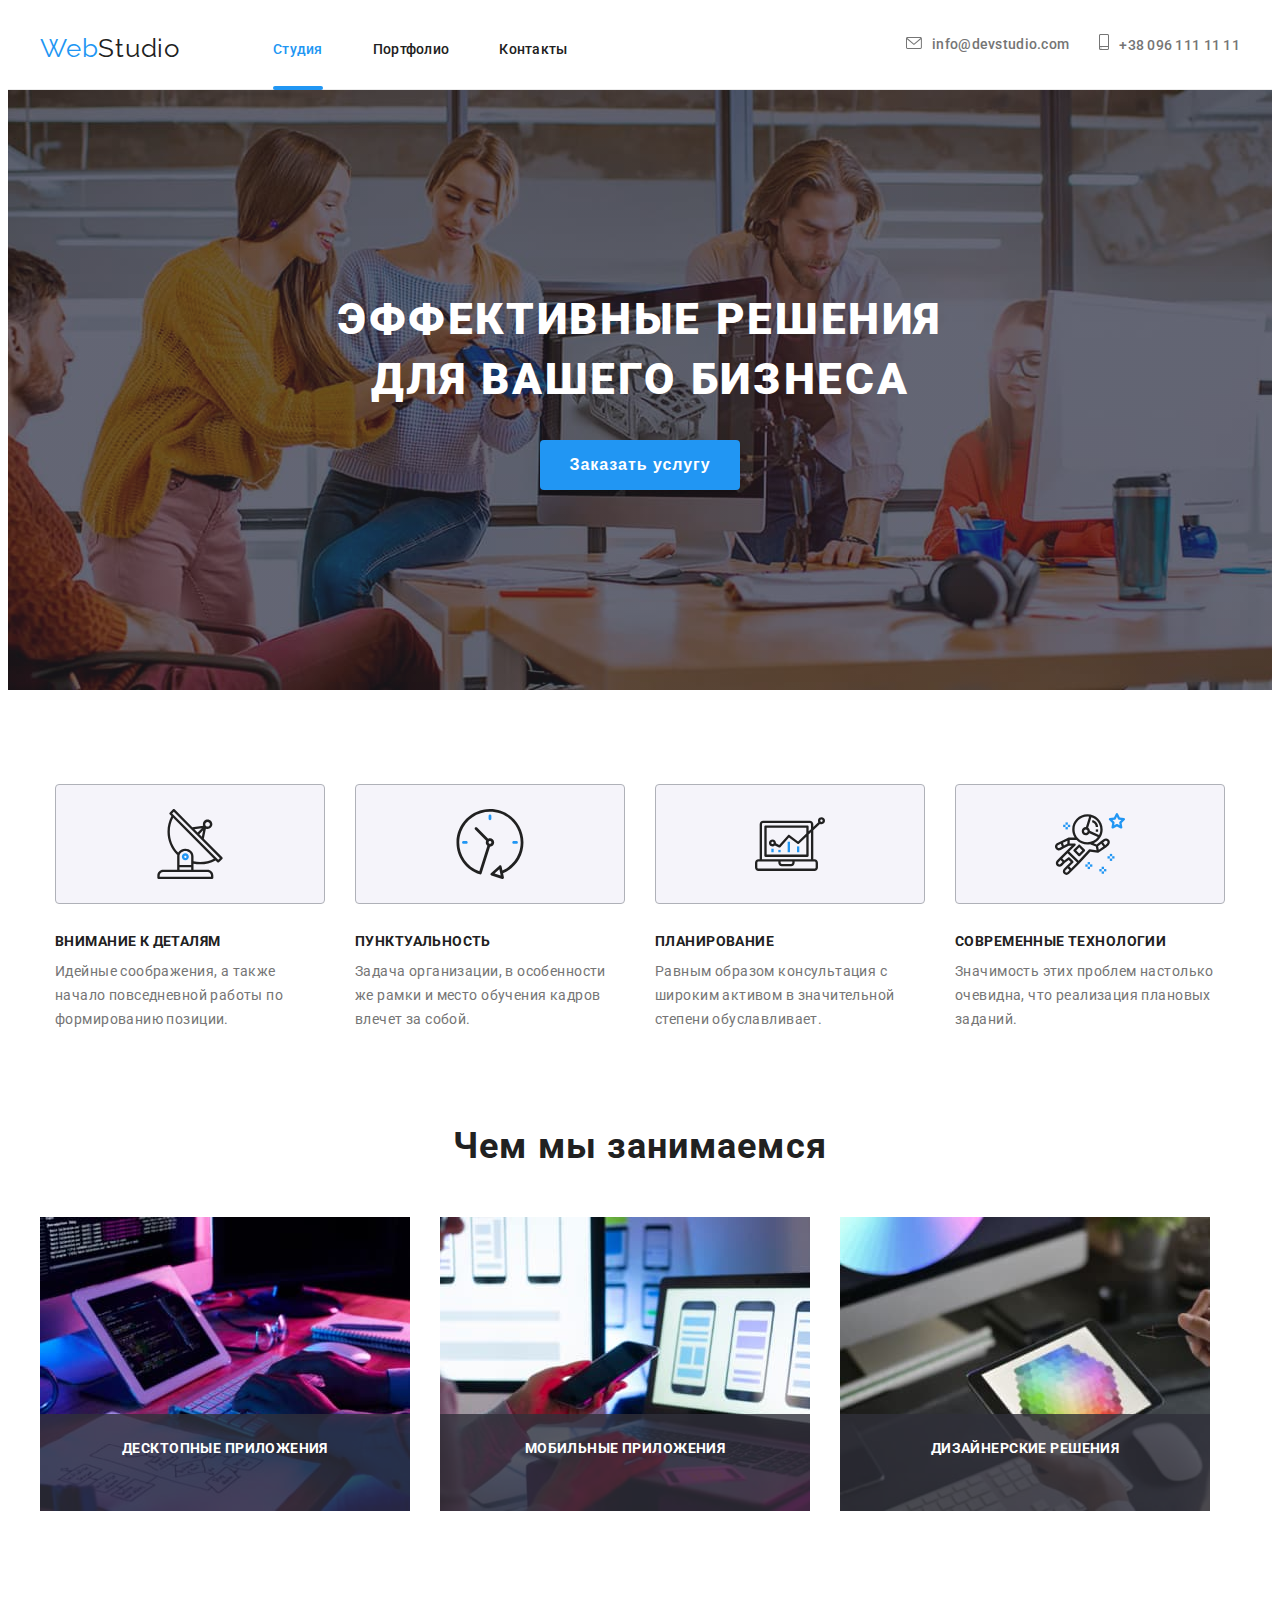
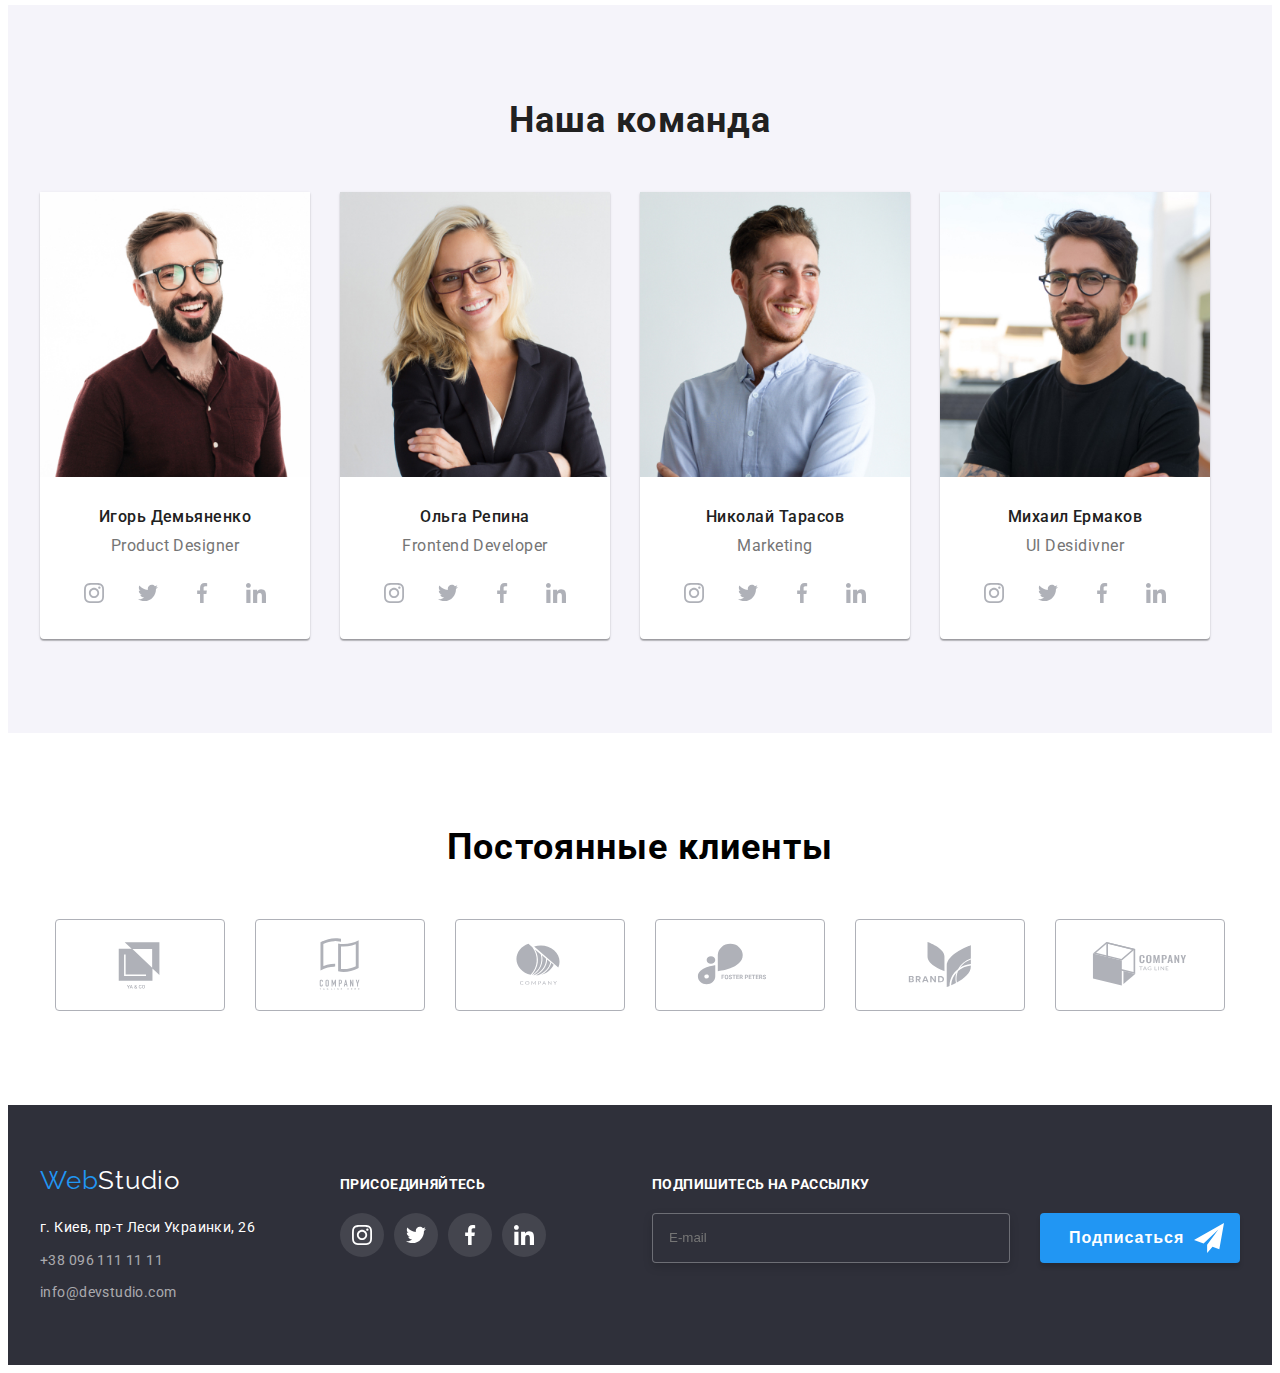
<file: index.html>
<!DOCTYPE html>
<html lang="ru">
<head>
    <meta charset="UTF-8">
    <meta http-equiv="X-UA-Compatible" content="IE=edge">
    <meta name="viewport" content="width=device-width, initial-scale=1.0">
    <title>WebStudio</title>
    <link rel="preconnect" href="https://fonts.googleapis.com">
    <link rel="preconnect" href="https://fonts.gstatic.com" crossorigin>
    <link href="https://fonts.googleapis.com/css2?family=Raleway:wght@700&family=Roboto:wght@400;500;700;900&display=swap"
        rel="stylesheet">
    <link rel="stylesheet" href="https://cdnjs.cloudflare.com/ajax/libs/modern-normalize/1.1.0/modern-normalize.min.css"
        integrity="sha512-wpPYUAdjBVSE4KJnH1VR1HeZfpl1ub8YT/NKx4PuQ5NmX2tKuGu6U/JRp5y+Y8XG2tV+wKQpNHVUX03MfMFn9Q=="
        crossorigin="anonymous" referrerpolicy="no-referrer" />
    <link rel="stylesheet" href="./css/main.min.css">
</head>
<body>
    <header class="header">
        <div class="container header__container">
            <a class="link logo" href=""><span class="logo-color">Web</span>Studio</a>
            <nav class="header-nav">
                <ul class="list header__list">
                    <li class="header__item"><a class="link header__link underlining" href="./index.html">Студия</a></li>
                    <li class="header__item"><a class="link header__link" href="./portfolio.html">Портфолио</a></li>
                    <li class="header__item"><a class="link header__link" href="">Контакты</a></li>
                </ul>
            </nav>
    
            <ul class="list header__connect">
                <li class="header__connect-item">
                    <a class="link header__link-mail" href="info@devstudio.com">
                        <svg class="envelope header__icon">
                            <use href="./images/icons.svg#icon-envelope"></use>
                        </svg>info@devstudio.com</a></li>
                <li class="header__connect-item">
                    <a class="link header__link-tel" href="tel:+38 096 111 11 11">
                        <svg class="smartphone header__icon">
                            <use href="./images/icons.svg#icon-smartphone"></use>
                        </svg>+38 096 111 11 11</a>
                </li>
            </ul>
            <button type="button" class="button menu-open-btn" data-mobile-menu-open>
                <svg class="" width="24px" height="16px">
                    <use href="./images/icons.svg#icon-menu-open"></use>
                </svg>
            </button>
        </div>

        <div class="mob-menu is-hidden" data-mobile-menu>
            <div class="container">
                <button type="button" class="close-mob-menu" data-mobile-menu-close>
                    <svg class="" width="24px" height="16px">
                        <use href="./images/icons.svg#icon-close-mob-menu"></use>
                    </svg>
                </button>
                <div class="mob-menu-top">
                    <ul class="list mob-menu__list">
                        <li class="mob-menu__item"><a class="link mob-menu__link accent-color" href="./index.html">Студия</a></li>
                        <li class="mob-menu__item"><a class="link mob-menu__link" href="./portfolio.html">Портфолио</a></li>
                        <li class="mob-menu__item"><a class="link mob-menu__link" href="">Контакты</a></li>
                    </ul>
                </div>
                <div class="mob-menu-bottom">
                    <div class="list mob-menu__connect">
                        <a class="link mob-menu__link-tel" href="tel:+38 096 111 11 11">+38 096 111 11 11
                        </a>
                        <a class="link mob-menu__link-mail" href="info@devstudio.com">info@devstudio.com
                        </a>
                    </div>
                    <ul class="list mob-menu__social-list">
                        <li class="mob-menu__social-item">
                            <a href="" class="link mob-menu__social-link lining">
                                Instagram
                            </a>
                        </li>
                        <li class="mob-menu__social-item">
                            <a href="" class="link mob-menu__social-link lining">
                                Twitter
                            </a>
                        </li>
                        <li class="mob-menu__social-item">
                            <a href="" class="link mob-menu__social-link lining">
                                Facebook
                            </a>
                        </li>
                        <li class="mob-menu__social-item">
                            <a href="" class="link mob-menu__social-link">
                                LinkedIn
                            </a>
                    </ul>
                </div>
            </div>
        </div>
    </header>

    <main>
        <section class="hero">
            <div class="container">
                <h1 class="hero__h1">Эффективные решения для вашего бизнеса</h1>
                <button type="button" class="button hero__btn" data-modal-open>Заказать услугу</button> 
            </div>
        </section>


        <section class="feature">
            <div class="container">
                <ul class="list feature__group-list">
                    <li class="feature__group-item">
                        <a href="" class="feature__group-link">
                            <svg class="feature__group-icon">
                                <use href="./images/icons.svg#icon-antenna"></use>
                            </svg>
                        </a>
                        <h3 class="feature__section-h3">Внимание к деталям</h3>
                        <p class="feature__section-text">Идейные соображения, а также начало повседневной работы по формированию
                            позиции.</p>
                    </li>
                    <li class="feature__group-item">
                        <a href="" class="feature__group-link">
                            <svg class="feature__group-icon">
                                <use href="./images/icons.svg#icon-clock"></use>
                            </svg>
                        </a>
                        <h3 class="feature__section-h3">Пунктуальность</h3>
                        <p class="feature__section-text">Задача организации, в особенности же рамки и место обучения кадров
                            влечет за собой.</p>
                    </li>
                    <li class="feature__group-item">
                        <a href="" class="feature__group-link">
                            <svg class="feature__group-icon">
                                <use href="./images/icons.svg#icon-diagram"></use>
                            </svg>
                        </a>
                        <h3 class="feature__section-h3">Планирование</h3>
                        <p class="feature__section-text">Равным образом консультация с широким активом в значительной степени
                            обуславливает.</p>
                    </li>
                    <li class="feature__group-item">
                        <a href="" class="feature__group-link">
                            <svg class="feature__group-icon">
                                <use href="./images/icons.svg#icon-astronaut"></use>
                            </svg>
                        </a>
                        <h3 class="feature__section-h3">Современные технологии</h3>
                        <p class="feature__section-text">Значимость этих проблем настолько очевидна, что реализация плановых
                            заданий.</p>
                    </li>
                </ul>    
            </div>
        </section>
     
        <section class="activity">
            <div class="container">
                <h2 class="activity__title">Чем мы занимаемся</h2>
                <ul class="list list-activity">
                    <li class="activity__img">
                        <!-- <picture>
                            <source
                            srcset="
                            ./images/img1.jpg 1x,
                            ./images/img1-2x.jpg 2x"
                            media="(min-width: 1200px"
                            <img src="./images/img1.jpg" alt="деятельность1" width="370" height="295">
                        </picture> -->
                        <img 
                        srcset="./images/img1.jpg 1x
                        ./images/img1-2x.jpg 2x"
                        src="./images/img1.jpg" alt="деятельность1" width="370" height="295">
                        <p class="activity__img-text">Десктопные приложения</p>
                    </li>
                    <li class="activity__img">
                        <img 
                        srcset="./images/img2.jpg 1x
                        ./images/img2-2x.jpg 2x"
                        src="./images/img2.jpg" alt="деятельность2" width="370" height="295">
                        <p class="activity__img-text">Мобильные приложения</p>
                    </li>
                    <li class="activity__img">
                        <img 
                        srcset="./images/img3.jpg 1x
                        ./images/img3-2x.jpg 2x"
                        src="./images/img3.jpg" alt="деятельность3" width="370" height="295">
                        <p class="activity__img-text">Дизайнерские решения</p>
                    </li>
                </ul>
            </div>    
        </section>
        
        <section class="team">
            <div class="container">
                <h2 class="team__title">Наша команда</h2>
                    <ul class="list team__list">
                        <li class="team__card">
                            <picture>
                                <source srcset="./images/productdesigner-1x.jpg 1x
                                                ./images/productdesigner-2x.jpg 2x"
                                        media="(min-width: 1200px)" />
                                <source srcset="./images/productdesigner-tab-1x.jpg 1x,
                                                ./images/productdesigner-tab-2x.jpg 2x"
                                        media="(min-width: 768px)" />
                                <source srcset="./images/productdesigner-mob-1x.jpg 1x
                                                ./images/productdesigner-mob-2x.jpg 2x"
                                        media="(min-width: 320px)" />
                                <img src="./images/productdesigner-1x.jpg" alt="Игорь Демьяненко" />
                            </picture>
                            <!-- <img srcset="./images/productdesigner-mob-1x.jpg 1x
                            ./images/productdesigner-mob-2x.jpg 2x"
                            src="./images/productdesigner-mob-1x.jpg"
                            alt="Игорь Демьяненко" width="450" height="460"
                            media="(min-width: 480px)"
                            /> -->
                                <div class="team__info">
                                <p class="team__name">Игорь Демьяненко</p> 
                                <p class="team__position" lang="en">Product Designer</p>
                                <ul class="list team__social-list">
                                    <li class="team__social-item">
                                        <a href="" class="team__social-link">
                                            <svg class="team__social-icon">
                                                <use href="./images/icons.svg#icon-instagram"></use>
                                            </svg>
                                        </a>
                                    </li>
                                    <li class="team__social-item">
                                        <a href="" class="team__social-link">
                                            <svg class="team__social-icon">
                                                <use href="./images/icons.svg#icon-twitter"></use>
                                            </svg>
                                        </a>
                                    </li>
                                    <li class="team__social-item">
                                        <a href="" class="team__social-link">
                                            <svg class="team__social-icon">
                                                <use href="./images/icons.svg#icon-facebook"></use>
                                            </svg>
                                        </a>
                                    </li>
                                    <li class="team__social-item">
                                        <a href="" class="team__social-link">
                                            <svg class="team__social-icon">
                                                <use href="./images/icons.svg#icon-linkedin"></use>
                                            </svg>
                                        </a>
                                    </li>
                                </ul>
                                </div>
                        </li>
                        <li class="team__card">
                            <picture>
                                <source srcset="./images/frontenddeveloper-1x.jpg 1x
                                                ./images/frontenddeveloper-2x.jpg 2x"
                                                media="(min-width: 1200px)" />
                                <source srcset="./images/frontenddeveloper-tab-1x.jpg 1x,
                                                ./images/frontenddeveloper-tab-2x.jpg 2x"
                                                media="(min-width: 768px)" />
                                <source srcset="./images/frontenddeveloper-mob-1x.jpg 1x
                                                ./images/frontenddeveloper-mob-2x.jpg 2x"
                                                media="(min-width: 320px)" />
                                <img src="./images/frontenddeveloper-1x.jpg" alt="Ольга Репина" />
                            </picture>
                            <!-- <img srcset="./images/frontenddeveloper-mob-1x.jpg 1x
                            ./images/frontenddeveloper-mob-2x.jpg 2x"
                            src="./images/frontenddeveloper-mob-1x.jpg"
                            alt="Ольга Репина" width="450" height="460" media="(min-width: 480px)"
                            /> -->
                                <div class="team__info">
                                <p class="team__name">Ольга Репина</p> 
                                <p class="team__position" lang="en">Frontend Developer</p>
                                <ul class="list team__social-list">
                                    <li class="team__social-item">
                                        <a href="" class="team__social-link">
                                            <svg class="team__social-icon">
                                                <use href="./images/icons.svg#icon-instagram"></use>
                                            </svg>
                                        </a>
                                    </li>
                                    <li class="team__social-item">
                                        <a href="" class="team__social-link">
                                            <svg class="team__social-icon">
                                                <use href="./images/icons.svg#icon-twitter"></use>
                                            </svg>
                                        </a>
                                    </li>
                                    <li class="team__social-item">
                                        <a href="" class="team__social-link">
                                            <svg class="team__social-icon">
                                                <use href="./images/icons.svg#icon-facebook"></use>
                                            </svg>
                                        </a>
                                    </li>
                                    <li class="team__social-item">
                                        <a href="" class="team__social-link">
                                            <svg class="team__social-icon">
                                                <use href="./images/icons.svg#icon-linkedin"></use>
                                            </svg>
                                        </a>
                                    </li>
                                </ul>
                                </div>
                        </li>
                        <li class="team__card">
                            <picture>
                                <source srcset="./images/marketing-1x.jpg 1x
                                                ./images/marketing-2x.jpg 2x"
                                                media="(min-width: 1200px)" />
                                <source srcset="./images/marketing-tab-1x.jpg 1x,
                                                ./images/marketing-tab-2x.jpg 2x"
                                                media="(min-width: 768px)" />
                                <source srcset="./images/marketing-mob-1x.jpg 1x
                                                ./images/marketing-mob-2x.jpg 2x"
                                                media="(min-width: 320px)" />
                                <img src="./images/marketing-1x.jpg" alt="Николай Тарасов" />
                            </picture>
                            <!-- <img srcset="./images/marketing-mob-1x.jpg 1x
                            ./images/marketing-mob-2x.jpg 2x"
                            src="./images/marketing-mob-1x.jpg"
                            alt="Николай Тарасов" width="450" height="460" media="(min-width: 480px)"
                            /> -->
                                <div class="team__info">
                                <p class="team__name">Николай Тарасов</p>
                                <p class="team__position" lang="en">Marketing</p>
                                <ul class="list team__social-list">
                                    <li class="team__social-item">
                                        <a href="" class="team__social-link">
                                            <svg class="team__social-icon">
                                                <use href="./images/icons.svg#icon-instagram"></use>
                                            </svg>
                                        </a>
                                    </li>
                                    <li class="team__social-item">
                                        <a href="" class="team__social-link">
                                            <svg class="team__social-icon">
                                                <use href="./images/icons.svg#icon-twitter"></use>
                                            </svg>
                                        </a>
                                    </li>
                                    <li class="team__social-item">
                                        <a href="" class="team__social-link">
                                            <svg class="team__social-icon">
                                                <use href="./images/icons.svg#icon-facebook"></use>
                                            </svg>
                                        </a>
                                    </li>
                                    <li class="team__social-item">
                                        <a href="" class="team__social-link">
                                            <svg class="team__social-icon">
                                                <use href="./images/icons.svg#icon-linkedin"></use>
                                            </svg>
                                        </a>
                                    </li>
                                </ul>
                                </div>
                        </li>
                        <li class="team__card">
                            <picture>
                                <source srcset="./images/uidesigner-1x.jpg 1x
                                                ./images/uidesigner-2x.jpg 2x"
                                                media="(min-width: 1200px)" />
                                <source srcset="./images/uidesigner-tab-1x.jpg 1x,
                                                ./images/uidesigner-tab-2x.jpg 2x"
                                                media="(min-width: 768px)" />
                                <source srcset="./images/uidesigner-mob-1x.jpg 1x
                                                ./images/uidesigner-mob-2x.jpg 2x"
                                                media="(min-width: 320px)" />
                                <img src="./images/uidesigner-1x.jpg" alt="Михаил Ермаков" />
                            </picture>
                            <!-- <img srcset="./images/uidesigner-mob-1x.jpg 1x
                            ./images/uidesigner-mob-2x.jpg 2x"
                            src="./images/uidesigner-mob-1x.jpg"
                            alt="Михаил Ермаков" width="450" height="460" media="(min-width: 480px)"
                            /> -->
                                <div class="team__info">
                                <p class="team__name">Михаил Ермаков</p>
                                <p class="team__position" lang="en">UI Desidivner</p>
                                <ul class="list team__social-list">
                                    <li class="team__social-item">
                                        <a href="" class="team__social-link">
                                            <svg class="team__social-icon">
                                                <use href="./images/icons.svg#icon-instagram"></use>
                                            </svg>
                                        </a>
                                    </li>
                                    <li class="team__social-item">
                                        <a href="" class="team__social-link">
                                            <svg class="team__social-icon">
                                                <use href="./images/icons.svg#icon-twitter"></use>
                                            </svg>
                                        </a>
                                    </li>
                                    <li class="team__social-item">
                                        <a href="" class="team__social-link">
                                            <svg class="team__social-icon">
                                                <use href="./images/icons.svg#icon-facebook"></use>
                                            </svg>
                                        </a>
                                    </li>
                                    <li class="team__social-item">
                                        <a href="" class="team__social-link">
                                            <svg class="team__social-icon">
                                                <use href="./images/icons.svg#icon-linkedin"></use>
                                            </svg>
                                        </a>
                                    </li>
                                </ul>
                                </div>
                        </li>
                    </ul>
            </div>        
        </section>

        <section class="clients">
            <div class="container">
                <h2 class="clients__title">Постоянные клиенты</h2>
                <ul class="list clients__list">
                    <li class="clients__item">
                        <a href="" class="clients__link">
                            <svg class="clients__icon">
                                <use href="./images/icons.svg#icon-Logo1"></use>
                            </svg>
                        </a>
                    </li>
                    <li class="clients__item">
                        <a href="" class="clients__link">
                            <svg class="clients__icon">
                                <use href="./images/icons.svg#icon-Logo2"></use>
                            </svg>
                        </a>
                    </li>
                    <li class="clients__item">
                        <a href="" class="clients__link">
                            <svg class="clients__icon">
                                <use href="./images/icons.svg#icon-Logo3"></use>
                            </svg>
                        </a>
                    </li>
                    <li class="clients__item">
                        <a href="" class="clients__link">
                            <svg class="clients__icon">
                                <use href="./images/icons.svg#icon-Logo4"></use>
                            </svg>
                        </a>
                    </li>
                    <li class="clients__item">
                        <a href="" class="clients__link">
                            <svg class="clients__icon">
                                <use href="./images/icons.svg#icon-Logo5"></use>
                            </svg>
                        </a>
                    </li>
                    <li class="clients__item">
                        <a href="" class="clients__link">
                            <svg class="clients__icon">
                                <use href="./images/icons.svg#icon-Logo6"></use>
                            </svg>
                        </a>
                    </li>
                </ul>
            </div>
        </section>
        

    </main>


    <footer class="footer">
        <div class="container">
            <div class="footer-wrap">
                <div class="footer__first">
                    <div class="logo-footer">
                        <a class="link logo footer__logo-color" href=""><span class="logo-color">Web</span>Studio</a>
                    </div>
                    <div class="address">
                        <a class="link adress__link" href="https://www.google.com.ua/maps/place/%D0%B1%D1%83%D0%BB.+%D0%9B%D0%B5%D1%81%D0%B8+%D0%A3%D0%BA%D1%80%D0%B0%D0%B8%D0%BD%D0%BA%D0%B8,+26,+%D0%9A%D0%B8%D0%B5%D0%B2,+02000/@50.4265841,30.5361971,17z/data=!3m1!4b1!4m5!3m4!1s0x40d4cf0e033ecbe9:0x57a4dffefec77da0!8m2!3d50.4265807!4d30.5383858?hl=ru&authuser=0">г. Киев, пр-т Леси Украинки, 26</address>
                        <a class="link footer__link-tel" href="tel:+38 096 111 11 11">+38 096 111 11 11</a>
                        <a class="link footer__link-mail" href="info@devstudio.com">info@devstudio.com</a>
                    </div> 
                </div>
            
                <div class="footer__social">
                <h1 class="footer__social-title">присоединяйтесь</h1>
                <ul class="list footer__social-list">
                    <li class="footer__social-item">
                        <a href="" class="footer__social-link">
                            <svg class="footer__social-icon">
                                <use href="./images/icons.svg#icon-instagram"></use>
                            </svg>
                        </a>
                    </li>
                    <li class="footer__social-item">
                        <a href="" class="footer__social-link">
                            <svg class="footer__social-icon">
                                <use href="./images/icons.svg#icon-twitter"></use>
                            </svg>
                        </a>
                    </li>
                    <li class="footer__social-item">
                        <a href="" class="footer__social-link">
                            <svg class="footer__social-icon">
                                <use href="./images/icons.svg#icon-facebook"></use>
                            </svg>
                        </a>
                    </li>
                    <li class="footer__social-item">
                        <a href="" class="footer__social-link">
                            <svg class="footer__social-icon">
                                <use href="./images/icons.svg#icon-linkedin"></use>
                            </svg>
                        </a>
                </ul>
                </div>
                <div class="footer__subscription">
                    <h3 class="footer__email-titel" for="">Подпишитесь на рассылку</h3>
                    <input class="email-input" type="email" name="email" id="" placeholder="E-mail">
                </div>
                <div class="footer__btn">
                    <button type="button" class="button footer__btn-styles">Подписаться
                        <svg class="footer__btn-icon">
                            <use href="./images/icons.svg#icon-iconsend"></use>
                        </svg>
                    </button>
                </div>
            </div>
        </div>
    </footer>

<!----------------------------------------------------BACKDROP------------------------------------------ -->

    <div class="backdrop is-hidden" data-modal> 
        <div class="modal">
            <button type="button" class="modal__close" data-modal-close>
                <svg class="modal__close-icon">
                    <use href="./images/icons.svg#icon-x"></use>
                </svg>
            </button>
            <p class="modal__title">Оставьте свои данные, мы вам перезвоним</p>
            <form autocomplete="on">
                <label class="modal__lable-text">Имя</label>
                    <div class="input__wrap">
                        <input type="text" class="input__form" name="user-name" placeholder="">
                        <svg class="input__icon" width="18px" height="18px">
                            <use href="images/icons.svg#icon-personmodal"></use>
                        </svg>
                    </div>
                <label class="modal__lable-text">Телефон</label>
                    <div class="input__wrap">
                        <input type="text" class="input__form" name="user-name" placeholder="">
                        <svg class="input__icon" width="18px" height="18px">
                            <use href="images/icons.svg#icon-hponemodal"></use>
                        </svg>
                    </div>
                <label class="modal__lable-text">Почта</label>
                    <div class="input__wrap">
                        <input type="text" class="input__form" name="user-name" placeholder="">
                        <svg class="input__icon" width="18px" height="18px">
                            <use href="images/icons.svg#icon-emailmodal"></use>
                        </svg>
                    </div>
                <label class="modal__lable-text" for="user-text">Комментарий</label>
                    <textarea class="form-textarea"
                    name="user-text" 
                    id="user-text" 
                    placeholder="Введите текст"
                    ></textarea>
                <div class="form-field">
                    <input class="checkbox__input visually-hidden" type="checkbox" name="policy" id="policy">
                    <label class="checkbox__text" for="policy">
                        <span>
                            <svg class="icon-check" width="15px" height="15px">
                                <use href="images/icons.svg#icon-check"></use>
                            </svg>
                        </span> <p> Соглашаюсь с рассылкой и принимаю
                        <a class="checkbox-text-color" href="">Условия договора</a></p>
                    </label>
                    
                </div>
                <button class="modal__btn button" type="submit">Отправить</button>

            </form>
        </div>
        
    </div>
        


    <script src="./js/modal.js"></script>
    <script src="./js/mobile-menu.js"></script>
</body>
</html>
</file>
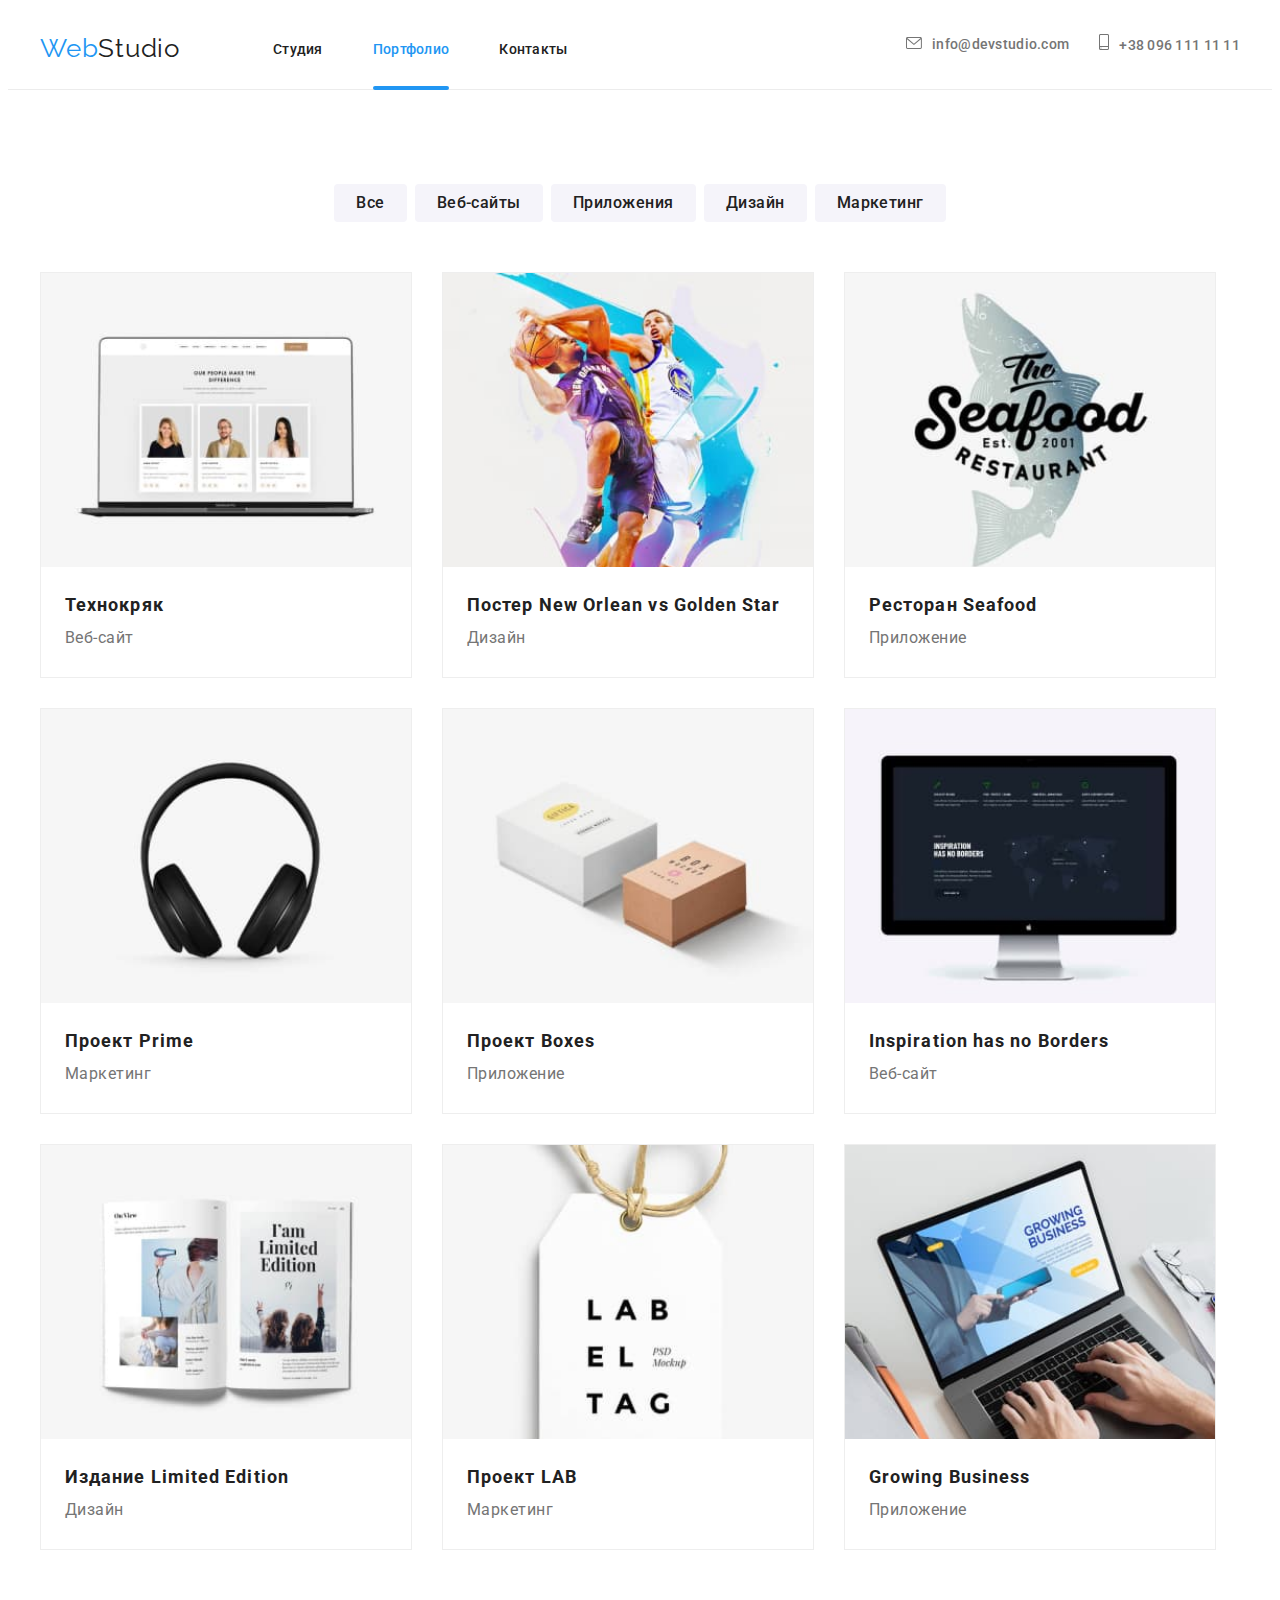
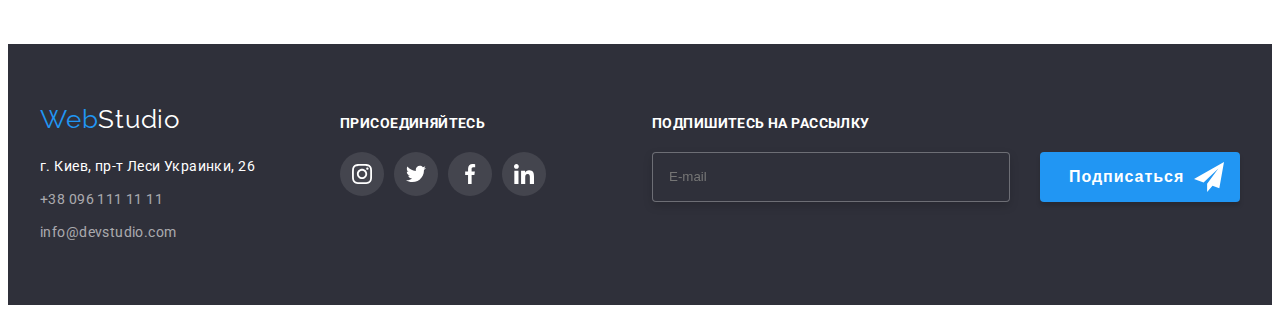
<file: portfolio.html>
<!DOCTYPE html>
<html lang="ru">
<head>
    <meta charset="UTF-8">
    <meta http-equiv="X-UA-Compatible" content="IE=edge">
    <meta name="viewport" content="width=device-width, initial-scale=1.0">
    <title>WebStudio</title>
    <link rel="preconnect" href="https://fonts.googleapis.com">
    <link rel="preconnect" href="https://fonts.gstatic.com" crossorigin>
    <link href="https://fonts.googleapis.com/css2?family=Raleway:wght@700&family=Roboto:wght@400;500;700;900&display=swap"
        rel="stylesheet">
    <link rel="stylesheet" href="https://cdnjs.cloudflare.com/ajax/libs/modern-normalize/1.1.0/modern-normalize.min.css"
        integrity="sha512-wpPYUAdjBVSE4KJnH1VR1HeZfpl1ub8YT/NKx4PuQ5NmX2tKuGu6U/JRp5y+Y8XG2tV+wKQpNHVUX03MfMFn9Q=="
        crossorigin="anonymous" referrerpolicy="no-referrer" />
    <link rel="stylesheet" href="./css/main.min.css">
</head>
<body>

        <header class="header">
            <div class="container header__container">
                <a class="link logo" href=""><span class="logo-color">Web</span>Studio</a>
                <nav class="header-nav">
                    <ul class="list header__list">
                        <li class="header__item"><a class="link header__link" href="./index.html">Студия</a></li>
                        <li class="header__item"><a class="link header__link underlining" href="./portfolio.html">Портфолио</a></li>
                        <li class="header__item"><a class="link header__link" href="">Контакты</a></li>
                    </ul>
                </nav>
        
                <ul class="list header__connect">
                    <li class="header__connect-item">
                        <a class="link header__link-mail" href="info@devstudio.com">
                            <svg class="envelope header__icon">
                                <use href="./images/icons.svg#icon-envelope"></use>
                            </svg>info@devstudio.com</a>
                    </li>
                    <li class="header__connect-item">
                        <a class="link header__link-tel" href="tel:+38 096 111 11 11">
                            <svg class="smartphone header__icon">
                                <use href="./images/icons.svg#icon-smartphone"></use>
                            </svg>+38 096 111 11 11</a>
                    </li>
                </ul>
                <button type="button" class="button menu-open-btn" data-mobile-menu-open>
                    <svg class="" width="24px" height="16px">
                        <use href="./images/icons.svg#icon-menu-open"></use>
                    </svg>
                </button>
            </div>
        
            <div class="mob-menu is-hidden" data-mobile-menu>
                <div class="container">
                    <button type="button" class="close-mob-menu" data-mobile-menu-close>
                        <svg class="" width="24px" height="16px">
                            <use href="./images/icons.svg#icon-close-mob-menu"></use>
                        </svg>
                    </button>
                    <div class="mob-menu-top">
                        <ul class="list mob-menu__list">
                            <li class="mob-menu__item"><a class="link mob-menu__link" href="./index.html">Студия</a></li>
                            <li class="mob-menu__item"><a class="link mob-menu__link" href="./portfolio.html">Портфолио</a></li>
                            <li class="mob-menu__item"><a class="link mob-menu__link" href="">Контакты</a></li>
                        </ul>
                    </div>
                    <div class="mob-menu-bottom">
                        <ul class="list mob-menu__connect">
                            <li class="mob-menu__link-tel">
                                <a class="link" href="tel:+38 096 111 11 11">+38 096 111 11 11
                                </a>
                            </li>
                            <li class="mob-menu__connect-item">
                                <a class="link mob-menu__link-mail" href="info@devstudio.com">info@devstudio.com
                                </a>
                            </li>
                        </ul>
                        <ul class="list mob-menu__social-list">
                            <li class="mob-menu__social-item">
                                <a href="" class="link mob-menu__social-link">
                                    Instagram
                                </a>
                            </li>
                            <li class="mob-menu__social-item">
                                <a href="" class="link mob-menu__social-link">
                                    Twitter
                                </a>
                            </li>
                            <li class="mob-menu__social-item">
                                <a href="" class="link mob-menu__social-link">
                                    Facebook
                                </a>
                            </li>
                            <li class="mob-menu__social-item">
                                <a href="" class="link mob-menu__social-link">
                                    LinkedIn
                                </a>
                        </ul>
                    </div>
                </div>
            </div>
        </header>

    <main class="portfolio">
        <section class="portfolio__section">
            <div class="container">
                <ul class="list portfolio__list-btn">
                    <li class="portfolio__item-btn"><button type="button" class="button portfolio__btn">Все</button></li>
                    <li class="portfolio__item-btn"><button type="button" class="button portfolio__btn">Веб-сайты</button></li>
                    <li class="portfolio__item-btn"><button type="button" class="button portfolio__btn">Приложения</button></li>
                    <li class="portfolio__item-btn"><button type="button" class="button portfolio__btn">Дизайн</button></li>
                    <li class="portfolio__item-btn"><button type="button" class="button portfolio__btn">Маркетинг</button></li>
                </ul>
            </div>    
            <div class="container">
                <ul class="list work__list">
                    <li class="work__item button">
                        <div class="work__item-wrap">
                            <p class="work__img-text">Технокряк это современная площадка распространения коронавируса. Компании используют эту платформу для цифрового
                            шпионажа и атак на защищённые сервера конкурентов.
                            </p>
                            <picture class="portfolio__img">
                                <source srcset="./images/notebook-1x.jpg 1x
                                                ./images/notebook-2x.jpg 2x" media="(min-width: 1200px)" />
                                <source srcset="./images/notebook-tab-1x.jpg 1x,
                                                ./images/notebook-tab-2x.jpg 2x" media="(min-width: 768px)" />
                                <source srcset="./images/notebook-mob-1x.jpg 1x
                                                ./images/notebook-mob-2x.jpg 2x" media="(min-width: 320px)" />
                                <img src="./images/notebook-1x.jpg" alt="notebook" />
                            </picture>
                            <!-- <img src="./images/notebook.jpg" alt="notebook" width="370" height="295"> -->
                        </div>
                        <div class="work__text">
                        <p class="work__title" >Технокряк</p>
                        <p class="work__title-description" >Веб-сайт</p>
                        </div>
                    </li>
                    <li class="work__item button">
                        <div class="work__item-wrap">
                            <p class="work__img-text">Технокряк это современная площадка распространения коронавируса. Компании используют эту
                                платформу для цифрового
                                шпионажа и атак на защищённые сервера конкурентов.
                            </p>
                            <picture>
                                <source srcset="./images/basketball-1x.jpg 1x
                                                                            ./images/basketball-2x.jpg 2x" media="(min-width: 1200px)" />
                                <source srcset="./images/basketball-tab-1x.jpg 1x,
                                                                            ./images/basketball-tab-2x.jpg 2x" media="(min-width: 768px)" />
                                <source srcset="./images/basketball-mob-1x.jpg 1x
                                                                            ./images/basketball-mob-2x.jpg 2x" media="(min-width: 320px)" />
                                <img src="./images/basketball-1x.jpg" alt="basketball" />
                            </picture>
                            <!-- <img src="./images/basketball.jpg" alt="basketball" width="370" height="295"> -->
                        </div>
                        <div class="work__text">
                        <p class="work__title" >Постер New Orlean vs Golden Star</p>
                        <p class="work__title-description" >Дизайн</p>
                        </div>
                    </li>
                    <li class="work__item button">
                        <div class="work__item-wrap">
                            <p class="work__img-text">Технокряк это современная площадка распространения коронавируса. Компании используют эту
                                платформу для цифрового
                                шпионажа и атак на защищённые сервера конкурентов.
                            </p>
                            <picture>
                                <source srcset="./images/restaurant-1x.jpg 1x
                                                ./images/restaurant-2x.jpg 2x"
                                    media="(min-width: 1200px)" />
                                <source srcset="./images/restaurant-tab-1x.jpg 1x,
                                                ./images/restaurant-tab-2x.jpg 2x"
                                    media="(min-width: 768px)" />
                                <source srcset="./images/restaurant-mob-1x.jpg 1x
                                                ./images/restaurant-mob-2x.jpg 2x"
                                    media="(min-width: 320px)" />
                                <img src="./images/restaurant-1x.jpg" alt="restaurant" />
                            </picture>
                             <!-- <img src="./images/restaurant.jpg" alt="restaurant" width="370" height="295"> -->
                        </div>
                        <div class="work__text">
                        <p class="work__title" >Ресторан Seafood</p>
                        <p class="work__title-description" >Приложение</p>
                        </div>
                    </li>
                    <li class="work__item button">
                        <div class="work__item-wrap">
                            <p class="work__img-text">Технокряк это современная площадка распространения коронавируса. Компании используют эту
                                платформу для цифрового
                                шпионажа и атак на защищённые сервера конкурентов.
                            </p>
                            <picture>
                                <source srcset="./images/earphone-1x.jpg 1x
                                        ./images/earphone-2x.jpg 2x" media="(min-width: 1200px)" />
                                <source srcset="./images/earphone-tab-1x.jpg 1x,
                                        ./images/earphone-tab-2x.jpg 2x" media="(min-width: 768px)" />
                                <source srcset="./images/earphone-mob-1x.jpg 1x
                                        ./images/earphone-mob-2x.jpg 2x" media="(min-width: 320px)" />
                                <img src="./images/earphone-1x.jpg" alt="earphone" />
                            </picture>
                            <!-- <img src="./images/earphone.jpg" alt="earphone" width="370" height="295"> -->
                        </div>
                        <div class="work__text">
                        <p class="work__title" >Проект Prime</p>
                        <p class="work__title-description" >Маркетинг</p>
                        </div>
                    </li>
                    <li class="work__item button">
                        <div class="work__item-wrap">
                            <p class="work__img-text">Технокряк это современная площадка распространения коронавируса. Компании используют эту
                                платформу для цифрового
                                шпионажа и атак на защищённые сервера конкурентов.
                            </p>
                            <picture>
                                <source srcset="./images/boxes-1x.jpg 1x
                                                ./images/boxes-2x.jpg 2x" media="(min-width: 1200px)" />
                                <source srcset="./images/boxes-tab-1x.jpg 1x,
                                                ./images/boxes-tab-2x.jpg 2x" media="(min-width: 768px)" />
                                <source srcset="./images/boxes-mob-1x.jpg 1x
                                                ./images/boxes-mob-2x.jpg 2x" media="(min-width: 320px)" />
                                <img src="./images/boxes-1x.jpg" alt="boxes" />
                            </picture>
                        <!-- <img src="./images/boxes.jpg" alt="boxes" width="370" height="295"> -->
                        </div>
                        <div class="work__text">
                        <p class="work__title" >Проект Boxes</p>
                        <p class="work__title-description" >Приложение</p>
                        </div>
                    </li>
                    <li class="work__item button">
                        <div class="work__item-wrap">
                            <p class="work__img-text">Технокряк это современная площадка распространения коронавируса. Компании используют эту
                                платформу для цифрового
                                шпионажа и атак на защищённые сервера конкурентов.
                            </p>
                            <picture>
                                <source srcset="./images/monitor-1x.jpg 1x
                                                ./images/monitor-2x.jpg 2x" media="(min-width: 1200px)" />
                                <source srcset="./images/monitor-tab-1x.jpg 1x,
                                                ./images/monitor-tab-2x.jpg 2x" media="(min-width: 768px)" />
                                <source srcset="./images/monitor-mob-1x.jpg 1x
                                                ./images/monitor-mob-2x.jpg 2x" media="(min-width: 320px)" />
                                <img src="./images/monitor-1x.jpg" alt="monitor" />
                            </picture>
                        <!-- <img src="./images/monitor.jpg" alt="monitor" width="370" height="295"> -->
                        </div>
                        <div class="work__text">
                        <p class="work__title" >Inspiration has no Borders</p>
                        <p class="work__title-description" >Веб-сайт</p>
                        </div>
                    </li>
                    <li class="work__item button">
                        <div class="work__item-wrap">
                            <p class="work__img-text">Технокряк это современная площадка распространения коронавируса. Компании используют эту
                                платформу для цифрового
                                шпионажа и атак на защищённые сервера конкурентов.
                            </p>
                            <picture>
                                <source srcset="./images/book-1x.jpg 1x
                                                ./images/book-2x.jpg 2x" media="(min-width: 1200px)" />
                                <source srcset="./images/book-tab-1x.jpg 1x,
                                                ./images/book-tab-2x.jpg 2x" media="(min-width: 768px)" />
                                <source srcset="./images/book-mob-1x.jpg 1x
                                                ./images/book-mob-2x.jpg 2x" media="(min-width: 320px)" />
                                <img src="./images/book-1x.jpg" alt="book" />
                            </picture>
                        <!-- <img src="./images/book.jpg" alt="book" width="370" height="295"> -->
                        </div>
                        <div class="work__text">
                        <p class="work__title" >Издание Limited Edition</p>
                        <p class="work__title-description" >Дизайн</p>
                        </div>
                    </li>
                    <li class="work__item button">
                        <div class="work__item-wrap">
                            <p class="work__img-text">Технокряк это современная площадка распространения коронавируса. Компании используют эту
                                платформу для цифрового
                                шпионажа и атак на защищённые сервера конкурентов.
                            </p>
                            <picture>
                                <source srcset="./images/label-1x.jpg 1x
                                                ./images/label-2x.jpg 2x" media="(min-width: 1200px)" />
                                <source srcset="./images/label-tab-1x.jpg 1x,
                                                ./images/label-tab-2x.jpg 2x" media="(min-width: 768px)" />
                                <source srcset="./images/label-mob-1x.jpg 1x
                                                ./images/label-mob-2x.jpg 2x" media="(min-width: 320px)" />
                                <img src="./images/label-1x.jpg" alt="label" />
                            </picture>
                        <!-- <img src="./images/label.jpg" alt="label" width="370" height="295"> -->
                        </div>
                        <div class="work__text">
                        <p class="work__title" >Проект LAB</p>
                        <p class="work__title-description" >Маркетинг</p>
                        </div>
                    </li>
                    <li class="work__item button">
                        <div class="work__item-wrap">
                            <p class="work__img-text">Технокряк это современная площадка распространения коронавируса. Компании используют эту
                                платформу для цифрового
                                шпионажа и атак на защищённые сервера конкурентов.
                            </p>
                            <picture>
                                <source srcset="./images/netbook-1x.jpg 1x
                                                ./images/netbook-2x.jpg 2x" media="(min-width: 1200px)" />
                                <source srcset="./images/netbook-tab-1x.jpg 1x,
                                                ./images/netbook-tab-2x.jpg 2x" media="(min-width: 768px)" />
                                <source srcset="./images/netbook-mob-1x.jpg 1x
                                                ./images/netbook-mob-2x.jpg 2x" media="(min-width: 320px)" />
                                <img src="./images/netbook-1x.jpg" alt="netbook" />
                            </picture>
                        <!-- <img src="./images/netbook.jpg" alt="netbook" width="370" height="295"> -->
                        </div>
                        <div class="work__text">
                        <p class="work__title" >Growing Business</p>
                        <p class="work__title-description" >Приложение</p>
                        </div>
                    </li>
                    
                </ul>
            </div>
        </section>
    </main>


<footer class="footer">
    <div class="container">
        <div class="footer-wrap">
            <div class="footer__first">
                <div class="logo-footer">
                    <a class="link logo footer__logo-color" href=""><span class="logo-color">Web</span>Studio</a>
                </div>
                <div class="address">
                    <a class="link adress__link"
                        href="https://www.google.com.ua/maps/place/%D0%B1%D1%83%D0%BB.+%D0%9B%D0%B5%D1%81%D0%B8+%D0%A3%D0%BA%D1%80%D0%B0%D0%B8%D0%BD%D0%BA%D0%B8,+26,+%D0%9A%D0%B8%D0%B5%D0%B2,+02000/@50.4265841,30.5361971,17z/data=!3m1!4b1!4m5!3m4!1s0x40d4cf0e033ecbe9:0x57a4dffefec77da0!8m2!3d50.4265807!4d30.5383858?hl=ru&authuser=0">г.
                        Киев, пр-т Леси Украинки, 26</address>
                        <a class="link footer__link-tel" href="tel:+38 096 111 11 11">+38 096 111 11 11</a>
                        <a class="link footer__link-mail" href="info@devstudio.com">info@devstudio.com</a>
                </div>
            </div>

            <div class="footer__social">
                <h1 class="footer__social-title">присоединяйтесь</h1>
                <ul class="list footer__social-list">
                    <li class="footer__social-item">
                        <a href="" class="footer__social-link">
                            <svg class="footer__social-icon">
                                <use href="./images/icons.svg#icon-instagram"></use>
                            </svg>
                        </a>
                    </li>
                    <li class="footer__social-item">
                        <a href="" class="footer__social-link">
                            <svg class="footer__social-icon">
                                <use href="./images/icons.svg#icon-twitter"></use>
                            </svg>
                        </a>
                    </li>
                    <li class="footer__social-item">
                        <a href="" class="footer__social-link">
                            <svg class="footer__social-icon">
                                <use href="./images/icons.svg#icon-facebook"></use>
                            </svg>
                        </a>
                    </li>
                    <li class="footer__social-item">
                        <a href="" class="footer__social-link">
                            <svg class="footer__social-icon">
                                <use href="./images/icons.svg#icon-linkedin"></use>
                            </svg>
                        </a>
                </ul>
            </div>
            <div class="footer__subscription">
                <h3 class="footer__email-titel" for="">Подпишитесь на рассылку</h3>
                <input class="email-input" type="email" name="email" id="" placeholder="E-mail">
            </div>
            <div class="footer__btn">
                <button type="button" class="button footer__btn-styles">Подписаться
                    <svg class="footer__btn-icon">
                        <use href="./images/icons.svg#icon-iconsend"></use>
                    </svg>
                </button>
            </div>
        </div>
    </div>
</footer>

<script src="./js/mobile-menu.js"></script>
</body>
</html>
</file>
<file: css/main.min.css>
.list{list-style:none}.link{text-decoration:none}body{font-family:Roboto}img{display:block;width:100%;max-width:100%;height:auto}p,h1,h2,h3,h4,h5,h6{margin:0}ul{margin:0;padding:0}.button{cursor:pointer}.visually-hidden{position:absolute;white-space:nowrap;width:1px;height:1px;overflow:hidden;border:0;padding:0;clip:rect(0 0 0 0);clip-path:inset(50%);margin:-1px}:root{--header-color: #212121;--first-title-color: #ffffff;--second-title-color: #212121;--accent-color: #2196f3;--logo-color: #2196f3}.container{width:100%;padding-left:15px;padding-right:15px;margin:0 auto}@media screen and (min-width: 480px){.container{width:480px}}@media screen and (min-width: 768px){.container{width:768px}}@media screen and (min-width: 1200px){.container{width:1200px}}.header{background-color:white;padding-top:16px;padding-bottom:16px;display:flex;border-bottom:1px solid #ececec}@media screen and (min-width: 768px){.header{padding-top:21px;padding-bottom:21px}}@media screen and (min-width: 1200px){.header{padding-top:25px;padding-bottom:25px}}.header__container{display:flex;align-items:center}.logo{font-family:Raleway;font-size:26px;line-height:1.19;letter-spacing:0.03em;color:var(--header-color)}@media screen and (min-width: 768px){.header-nav{margin-left:88px}}@media screen and (min-width: 1200px){.header-nav{margin-left:93px}}.logo-color{color:var(--logo-color)}.header__list{display:none}@media screen and (min-width: 768px){.header__list{display:flex}}@media screen and (min-width: 1200px){.header__list{display:flex}}.header__item:not(:last-child){margin-right:50px}.header__link,.underlining{font-weight:500;letter-spacing:0.02em;color:#212121;position:relative;transition:color 250ms cubic-bezier(0.4, 0, 0.2, 1)}.header__link:hover,.header__link:focus,.underlining:hover,.underlining:focus{color:var(--accent-color)}@media screen and (min-width: 768px){.header__link,.underlining{font-size:12px;line-height:1.16}}@media screen and (min-width: 1200px){.header__link,.underlining{font-size:14px;line-height:1.14}}.underlining::after{content:"";width:100%;height:4px;position:absolute;background:var(--accent-color);border-radius:2px;left:0px}@media screen and (min-width: 768px){.underlining::after{bottom:-38px}}@media screen and (min-width: 1200px){.underlining::after{bottom:-33px}}.underlining{color:var(--accent-color)}.header__connect{margin-left:auto;display:none}@media screen and (min-width: 768px){.header__connect{display:flex;flex-wrap:wrap;margin-left:80px}}@media screen and (min-width: 1200px){.header__connect{display:flex;margin-right:0;margin-left:auto}}@media screen and (min-width: 768px){.header__connect-item:not(:last-child){margin-bottom:10px}}@media screen and (min-width: 768px){.envelope{width:14px;height:10px}}@media screen and (min-width: 1200px){.envelope{width:16px;height:12px}}@media screen and (min-width: 768px){.smartphone{width:10px;height:14px}}@media screen and (min-width: 1200px){.smartphone{width:10px;height:16px}}.header__icon{fill:#757575}@media screen and (min-width: 768px){.header__icon{margin-right:8px}}@media screen and (min-width: 1200px){.header__icon{margin-right:10px}}.header__link-tel,.header__link-mail{color:#757575;font-weight:500;font-size:14px;line-height:1.14;letter-spacing:0.02em;text-align:center;align-items:center;justify-content:center;transition:color 250ms cubic-bezier(0.4, 0, 0.2, 1)}.header__link-tel:focus,.header__link-tel:hover,.header__link-mail:focus,.header__link-mail:hover{color:var(--accent-color)}.header__icon,.header__icon{fill:currentColor}@media screen and (min-width: 768px){.header__icon,.header__icon{flex-wrap:nowrap}}@media screen and (min-width: 1200px){.header__link-mail{margin-right:30px}}.mob-menu{position:fixed;display:flex;flex-wrap:wrap;width:100vw;box-shadow:0px 4px 8px rgba(0,0,0,0.04),0px 2px 4px rgba(0,0,0,0.08),0px 1px 3px rgba(0,0,0,0.16);background-color:#ffffff;left:0px;top:0px;width:100vw;height:100%;padding-bottom:48px;padding-top:21px;padding-left:40px;padding-right:25px;z-index:1}.mob-menu__item{padding-bottom:35px}.mob-menu__connect{display:flex;flex-wrap:wrap;margin-bottom:64px}.mob-menu__link{font-weight:500;font-size:40px;line-height:1.05;text-align:center;letter-spacing:0.02em;color:#212121;transition:color 250ms cubic-bezier(0.4, 0, 0.2, 1)}.mob-menu__link:focus,.mob-menu__link:hover{color:var(--accent-color)}.mob-menu__tel-item{margin-bottom:32px}.mob-menu__link-tel{font-weight:500;font-size:34px;line-height:1.18;letter-spacing:0.02em;color:#2196f3;margin-bottom:32px}.mob-menu__link-mail{font-weight:500;font-size:24px;line-height:1.16;letter-spacing:0.02em;color:#757575}.mob-menu__social-list{display:flex;font-weight:500;font-size:18px;line-height:1.22;letter-spacing:0.02em}.mob-menu__social-link{color:#2196f3;padding-right:20px}.accent-color{color:var(--accent-color)}.lining::after{content:"";position:relative;width:1px;height:100px;width:22px;height:0px;left:10px;border:1px solid rgba(33,33,33,0.2);transform:rotate(90deg)}.mob-menu-bottom{position:absolute;bottom:45px}.mob-menu-bottom{flex-wrap:wrap}.hero{background-color:#2f303a;background:rgba(47,48,58,0.4);background-image:linear-gradient(rgba(47,48,58,0.4), rgba(47,48,58,0.4)),url(../images/header-mob-x1.jpg);background-repeat:no-repeat;background-position:center;background-size:cover;padding-top:118px;padding-bottom:118px}@media (min-device-pixel-ratio: 2), (min-resolution: 192dpi), (min-resolution: 2dppx){.hero{background-image:linear-gradient(rgba(47,48,58,0.4), rgba(47,48,58,0.4)),url(../images/header-mob-x2.jpg)}}@media screen and (min-width: 768px){.hero{background-image:linear-gradient(rgba(47,48,58,0.4), rgba(47,48,58,0.4)),url(../images/header-tab-x1.jpg)}}@media screen and (min-width: 768px) and (min-device-pixel-ratio: 2), screen and (min-width: 768px) and (min-resolution: 192dpi), screen and (min-width: 768px) and (min-resolution: 2dppx){.hero{background-image:linear-gradient(rgba(47,48,58,0.4), rgba(47,48,58,0.4)),url(../images/header-tab-x2.jpg)}}@media screen and (min-width: 1200px){.hero{background-image:linear-gradient(rgba(47,48,58,0.4), rgba(47,48,58,0.4)),url(../images/header-desk-x1.jpg);padding-top:200px;padding-bottom:200px}}@media screen and (min-width: 1200px) and (min-device-pixel-ratio: 2), screen and (min-width: 1200px) and (min-resolution: 192dpi), screen and (min-width: 1200px) and (min-resolution: 2dppx){.hero{background-image:linear-gradient(rgba(47,48,58,0.4), rgba(47,48,58,0.4)),url(../images/header-desk-x2.jpg)}}.hero__h1{margin-left:auto;margin-right:auto;justify-content:center;width:360px;height:84px;font-weight:900;font-size:26px;line-height:1.61;text-transform:uppercase;letter-spacing:0.06em;text-align:center;color:var(--first-title-color);margin-bottom:30px}@media screen and (min-width: 1200px){.hero__h1{width:696px;height:120px;font-size:44px;line-height:1.36}}.menu-open-btn{margin-top:10px;margin-left:auto;margin-right:15px;background-color:#ffffff;border:none}.menu-open-btn:hover{fill:var(--accent-color)}@media (min-width: 768px){.menu-open-btn{display:none}}.hero__btn{font-size:16px;line-height:1.87;letter-spacing:0.06em;font-weight:bold;text-align:center;background-color:var(--accent-color);color:var(--first-title-color);background:#2196f3;box-shadow:0px 4px 4px rgba(0,0,0,0.15);border-radius:4px;border:none;min-width:200px;min-height:50px;display:block;margin-left:auto;margin-right:auto;justify-content:center;transition:background-color 250ms cubic-bezier(0.4, 0, 0.2, 1)}.hero__btn:hover{background-color:#188ce8}.close-mob-menu{display:block;margin-left:auto;margin-bottom:8px;border:none;background-color:#ffffff;transition:fill 250ms cubic-bezier(0.4, 0, 0.2, 1)}.close-mob-menu:hover{background-color:#188ce8}.feature{padding-top:60px;padding-bottom:60px;background-color:var(--first-title-color)}@media screen and (min-width: 1200px){.feature{padding-top:94px;padding-bottom:94px}}@media screen and (min-width: 768px){.feature__group-list{display:flex;flex-wrap:wrap;justify-content:center}}@media screen and (min-width: 1200px){.feature__group-list{display:flex;justify-content:center}}.feature__group-item{width:450px}.feature__group-item:not(:last-child){margin-bottom:30px}@media screen and (min-width: 768px){.feature__group-item{width:354px}.feature__group-item:not(:nth-child(2n+2)){margin-right:30px}}@media screen and (min-width: 1200px){.feature__group-item{width:270px}.feature__group-item:not(:last-child){margin-right:30px;margin-bottom:0}}.feature__group-link{display:flex;flex-wrap:wrap;width:450px;height:120px;border:1px solid #afb1b8;box-sizing:border-box;border-radius:4px;justify-content:center;align-items:center;background-color:#f5f4fa}@media screen and (min-width: 768px){.feature__group-link{width:354px}}@media screen and (min-width: 1200px){.feature__group-link{display:flex;width:270px}}.feature__group-icon{width:70px;height:70px}.feature__section-h3{font-size:14px;line-height:1.14;letter-spacing:0.03em;text-transform:uppercase;color:var(--second-title-color);margin-bottom:10px;padding-top:30px;text-align:center}@media screen and (min-width: 768px){.feature__section-h3{text-align:left}}.feature__section-text{font-size:14px;line-height:1.71;letter-spacing:0.03em;color:#757575}.activity{display:none}@media screen and (min-width: 1200px){.activity{display:flex;background-color:#ffffff;padding-bottom:94px}}.activity__title{font-size:36px;line-height:1.16;text-align:center;letter-spacing:0.03em;color:var(--second-title-color);margin-bottom:50px}.list-activity{display:flex}.activity__img{display:flex;width:370px;height:294px;position:relative}.activity__img:not(:last-child){margin-right:30px}.activity__img-text{position:absolute;font-size:14px;line-height:1.14;text-align:center;letter-spacing:0.03em;font-weight:bold;text-transform:uppercase;width:100%;bottom:0px;height:70px;color:#ffffff;background:rgba(47,48,58,0.8);padding-top:27px}.clients{width:100%;padding-top:60px;padding-bottom:60px;background:#ffffff;justify-content:center}@media screen and (min-width: 1200px){.clients{padding-top:94px;padding-bottom:94px}}.clients__title{text-align:center;letter-spacing:0.03em;flex-wrap:wrap;margin-bottom:30px}@media screen and (min-width: 768px){.clients__title{font-size:28px;line-height:1.18}}@media screen and (min-width: 1200px){.clients__title{font-size:36px;line-height:1.16;margin-bottom:50px}}.clients__list{display:flex;flex-wrap:wrap;justify-content:center}.clients__item{margin-bottom:30px}@media screen and (min-width: 480px){.clients__item:nth-child(2n+1){margin-right:30px}}@media screen and (min-width: 768px){.clients__item:nth-child(2n+1){margin-right:0}.clients__item:not(:nth-child(3n+3)){margin-right:30px}}@media screen and (min-width: 1200px){.clients__item{margin-bottom:0px}.clients__item:not(:last-child){margin-right:30px}}.clients__item+.clients__item{justify-content:center}.clients__link{width:210px;height:92px;border:1px solid #afb1b8;box-sizing:border-box;border-radius:4px;display:flex;justify-content:center;align-items:center;transition:border 250ms cubic-bezier(0.4, 0, 0.2, 1)}.clients__link:hover,.clients__link:focus{border:1px solid #2196f3}.clients__link:hover .clients__icon,.clients__link:focus .clients__icon{fill:#2196f3}@media screen and (min-width: 768px){.clients__link{width:226px}}@media screen and (min-width: 1200px){.clients__link{width:170px}}.clients__icon{width:106px;height:60px;fill:#afb1b8;transition:fill 250ms cubic-bezier(0.4, 0, 0.2, 1)}.team{padding-top:60px;padding-bottom:60px;background-color:#f5f4fa}@media screen and (min-width: 1200px){.team{padding-top:94px;padding-bottom:94px}}.team__title{font-size:28px;line-height:1.17;text-align:center;letter-spacing:0.03em;color:var(--second-title-color)}@media screen and (min-width: 1200px){.team__title{font-size:36px;line-height:1.17;margin-bottom:50px}}@media screen and (min-width: 768px){.team__list{display:flex;flex-wrap:wrap}}@media screen and (min-width: 1200px){.team__list{display:flex}}.team__card{width:450px;background-color:#ffffff;box-shadow:0px 1px 3px rgba(0,0,0,0.12),0px 1px 1px rgba(0,0,0,0.14),0px 2px 1px rgba(0,0,0,0.2);border-radius:0px 0px 4px 4px;margin-top:30px}@media screen and (min-width: 768px){.team__card{width:354px}.team__card:not(:nth-child(2n+2)){margin-right:30px}}@media screen and (min-width: 1200px){.team__card{width:270px;margin-top:0}.team__card:not(:last-child){margin-right:30px}}.team__info{padding-top:30px;padding-bottom:24px}.team__name{font-weight:500;font-size:16px;line-height:1.19;text-align:center;letter-spacing:0.03em;color:var(--second-title-color);padding-bottom:10px}.team__position{font-size:16px;line-height:1.19;text-align:center;letter-spacing:0.03em;color:#757575;margin-bottom:16px}.team__social-list{display:flex;justify-content:center}.team__social-icon{display:flex;width:20px;height:20px;fill:#afb1b8;transition:fill 250ms cubic-bezier(0.4, 0, 0.2, 1)}.team__social-item+.team__social-item{margin-left:10px}.team__social-link{display:flex;width:44px;height:44px;background-color:#ffffff;display:flex;justify-content:center;align-items:center;border-radius:50%;transition:background-color 250ms cubic-bezier(0.4, 0, 0.2, 1)}.team__social-link:hover,.team__social-link:focus{background-color:#2196f3}.team__social-link:hover .team__social-icon,.team__social-link:focus .team__social-icon{fill:#ffffff}.work__list{display:flex;flex-wrap:wrap;margin-top:25px}@media screen and (min-width: 768px){.work__list{margin-top:0}}@media screen and (min-width: 1200px){.work__list{margin-top:0}}.work__item{width:450px;height:404px;border:1px solid #eeeeee}.work__item:not(:last-child){margin-bottom:30px}.work__item:hover .work__img-text{transform:translateY(0%)}.work__item:hover{box-shadow:0px 1px 1px rgba(0,0,0,0.12),0px 4px 4px rgba(0,0,0,0.06),1px 4px 6px rgba(0,0,0,0.16)}@media screen and (min-width: 768px){.work__item{width:354px;height:440px}.work__item:not(:nth-child(2n+2)){margin-right:30px}.work__item:nth-child(-n+8){margin-bottom:30px}}@media screen and (min-width: 1200px){.work__item{width:370px;height:404px}.work__item:not(:nth-child(2n+2)){margin-right:0}.work__item:not(:nth-child(3n+3)){margin-right:30px}.work__item:nth-child(-n+8){margin-bottom:0}.work__item:nth-child(-n+6){margin-bottom:30px}}.portfolio__img{height:294px}.work__item-wrap{position:relative;overflow:hidden;height:294px}.work__img-text{position:absolute;width:100%;height:100%;font-size:18px;line-height:1.56;letter-spacing:0.03em;background:rgba(33,150,243,0.9);color:#ffffff;padding-top:63px;padding-left:24px;padding-right:24px;transform:translateY(100%);transition:transform 250ms cubic-bezier(0.4, 0, 0.2, 1);overflow:auto}.work__text{padding-top:20px;padding-bottom:20px;padding-left:24px;padding-right:24px}.work__title{font-size:18px;line-height:2;letter-spacing:0.06em;font-weight:700;color:#212121}.work__title-description{font-size:16px;line-height:1.87;letter-spacing:0.03em;color:#757575}.backdrop{position:fixed;top:0;width:100vw;height:100vh;background:rgba(0,0,0,0.2);transition:opacity 250ms, visibility 250ms}.modal{position:relative;width:450px;height:609px;background:#ffffff;box-shadow:0px 1px 3px rgba(0,0,0,0.12),0px 1px 1px rgba(0,0,0,0.14),0px 2px 1px rgba(0,0,0,0.2);border-radius:4px;margin:0 auto;padding:40px;position:absolute;top:50%;left:50%;transform:translate(-50%, -50%)}@media screen and (min-width: 1200px){.modal{width:528px;height:581px}}.modal__close-icon{width:11px;height:11px}.modal__close{position:absolute;width:30px;height:30px;border-radius:50%;background:#ffffff;border:1px solid rgba(0,0,0,0.1);box-sizing:border-box;top:8px;right:8px}.modal__close:hover,.modal__close:focus{fill:var(--accent-color);cursor:pointer}.is-hidden{opacity:0;pointer-events:none;visibility:hidden}.modal__title{font-size:20px;line-height:1.15;text-align:center;letter-spacing:0.03em;font-weight:bold;padding-bottom:12px}.input__form{width:100%;height:40px;border:1px solid rgba(33,33,33,0.2);box-sizing:border-box;border-radius:4px;padding-left:42px;outline:none;transition:border-color 250ms cubic-bezier(0.4, 0, 0.2, 1)}.input__form:focus,.input__form:hover{border-color:var(--accent-color);cursor:pointer}.input__form:focus+.input-icon,.input__form:hover+.input-icon{fill:var(--accent-color)}.input__wrap{position:relative;margin-bottom:10px}.input__icon{position:absolute;left:12px;top:50%;transform:translateY(-50%);transition:fill 250ms cubic-bezier(0.4, 0, 0.2, 1)}.modal__lable-text{font-size:12px;line-height:1.16;letter-spacing:0.01em;color:#757575}.form-textarea{width:100%;height:120px;border:1px solid rgba(33,33,33,0.2);box-sizing:border-box;border-radius:4px;padding-top:12px;padding-bottom:12px;padding-left:16px;padding-right:16px;outline:none;font-size:12px;line-height:1.6px;letter-spacing:0.01em;color:rgba(117,117,117,0.5);resize:none;transition:fill 250ms cubic-bezier(0.4, 0, 0.2, 1)}.form-textarea:hover,.form-textarea:focus{border-color:var(--accent-color)}.form-field{margin-top:20px;margin-bottom:30px}@media screen and (min-width: 1200px){.form-field{padding-left:12px}}.checkbox__text{font-family:Roboto;font-style:normal;font-weight:normal;font-size:12px;line-height:1.17;letter-spacing:0.03em;color:#757575;display:flex}.checkbox__text span{width:16px;height:15px;border:2px solid #000000;border-radius:2px;margin-right:8px;display:flex;align-items:center;justify-content:center}@media screen and (min-width: 1200px){.checkbox__text{font-size:14px}}.checkbox-text-color{color:var(--accent-color)}.icon-check{fill:transparent}.checkbox__input:checked+.checkbox__text span{border:none;background-color:var(--accent-color)}.checkbox__input:checked+.checkbox__text .icon-check{fill:var(--first-title-color)}.modal__btn{width:200px;height:50px;color:#ffffff;background:#2196f3;box-shadow:0px 4px 4px rgba(0,0,0,0.15);border:none;border-radius:4px;margin-left:84px;margin-right:84px;transition:fill 250ms cubic-bezier(0.4, 0, 0.2, 1)}@media screen and (min-width: 1200px){.modal__btn{margin-left:124px;margin-right:124px}}.portfolio__section{background-color:white;padding-top:60px;padding-bottom:60px}@media screen and (min-width: 1200px){.portfolio__section{padding-top:94px;padding-bottom:94px}}.portfolio__list-btn{display:flex;flex-wrap:wrap}@media screen and (min-width: 768px){.portfolio__list-btn{justify-content:center;flex-wrap:nowrap;margin-bottom:30px}}@media screen and (min-width: 1200px){.portfolio__list-btn{flex-wrap:nowrap;margin-bottom:50px}}.portfolio__item-btn{margin-bottom:15px}@media screen and (min-width: 768px){.portfolio__item-btn{margin-bottom:0px}}@media screen and (min-width: 1200px){.portfolio__item-btn{margin-bottom:0px}}.portfolio__item-btn:not(:last-child){padding-right:8px}.portfolio__btn{font-family:Roboto;font-weight:500;font-size:16px;line-height:1.62;text-align:center;letter-spacing:0.03em;color:#212121;height:38px;background:#f5f4fa;border-radius:4px;border:none;padding-left:22px;padding-right:22px;transition:background-color 250ms cubic-bezier(0.4, 0, 0.2, 1);transition:color 250ms cubic-bezier(0.4, 0, 0.2, 1)}.portfolio__btn:hover,.portfolio__btn:focus{color:#ffffff;background:#2196f3;box-shadow:0px 3px 1px rgba(0,0,0,0.1),0px 1px 2px rgba(0,0,0,0.08),0px 2px 2px rgba(0,0,0,0.12);border-radius:4px}.footer{background-color:#2f303a;color:var(--second-title-color);padding-bottom:60px;padding-top:60px;text-align:center}@media screen and (min-width: 768px){.footer-wrap{display:flex;flex-wrap:wrap}}@media screen and (min-width: 768px){.footer__first{width:50%}}@media screen and (min-width: 1200px){.footer__first{width:25%}}.logo-footer{margin-bottom:20px;text-align:center}@media screen and (min-width: 768px){.logo-footer{display:flex;justify-content:center}}@media screen and (min-width: 1200px){.logo-footer{justify-content:left}}.footer__logo-color{color:var(--first-title-color)}.address{width:232px;margin-bottom:60px;margin-left:auto;margin-right:auto}@media screen and (min-width: 1200px){.address{display:flex;flex-wrap:wrap;margin-left:0;margin-bottom:0}}.adress__link{font-size:14px;line-height:1.71;letter-spacing:0.03em;color:var(--first-title-color);padding-bottom:8px;text-align:center;transition:color 250ms cubic-bezier(0.4, 0, 0.2, 1)}.adress__link:hover,.adress__link:focus{color:var(--accent-color)}@media screen and (min-width: 1200px){.adress__link{padding-bottom:9px}}.footer__link-tel,.footer__link-mail{font-size:14px;line-height:1.71;letter-spacing:0.03em;text-align:center;color:rgba(255,255,255,0.6);transition:color 250ms cubic-bezier(0.4, 0, 0.2, 1)}.footer__link-tel:hover,.footer__link-tel:focus,.footer__link-mail:hover,.footer__link-mail:focus{color:var(--accent-color)}.footer__link-tel{padding-bottom:8px}@media screen and (min-width: 1200px){.footer__link-tel{padding-bottom:9px}}@media screen and (min-width: 768px){.footer__social{width:50%}}@media screen and (min-width: 1200px){.footer__social{width:25%;flex-wrap:wrap}}.footer__social-title{font-size:14px;line-height:1.14;letter-spacing:0.03em;text-transform:uppercase;color:#ffffff;padding-bottom:20px}@media screen and (min-width: 1200px){.footer__social-title{padding-top:12px;text-align:left}}.footer__social-list{justify-content:center;margin-bottom:60px;display:flex}@media screen and (min-width: 1200px){.footer__social-list{margin-bottom:0;justify-content:left}}.footer__social-icon{width:20px;height:20px;fill:#ffffff}.footer__social-item+.footer__social-item{margin-left:10px}.footer__social-link{width:44px;height:44px;background-color:rgba(255,255,255,0.1);display:flex;justify-content:center;align-items:center;border-radius:50%;transition:transform 2500ms cubic-bezier(0.4, 0, 0.2, 1)}.footer__social-link:hover,.footer__social-link:focus{background-color:#2196f3}@media screen and (min-width: 480px){.footer__subscription{padding-bottom:20px}}@media screen and (min-width: 768px){.footer__subscription{width:100%}}@media screen and (min-width: 1200px){.footer__subscription{width:360px;padding-bottom:0;padding-top:12px;margin-left:12px}}.footer__email-titel{font-weight:bold;font-size:14px;line-height:1.14;letter-spacing:0.03em;text-transform:uppercase;color:#ffffff;padding-bottom:20px}@media screen and (min-width: 1200px){.footer__email-titel{display:flex}}.email-input{width:100%;height:50px;padding-left:16px;border:1px solid rgba(255,255,255,0.3);box-sizing:border-box;filter:drop-shadow(0px 4px 4px rgba(0,0,0,0.15));border-radius:4px;background-color:#2f303a;transition:background-color 250ms cubic-bezier(0.4, 0, 0.2, 1)}.email-input:focus,.email-input:hover{border-color:var(--accent-color);background-color:#ffffff;cursor:pointer}@media screen and (min-width: 768px){.email-input{width:450px}}@media screen and (min-width: 1200px){.email-input{width:358px;margin-right:12px}}.footer__btn{display:flex;justify-content:center}@media screen and (min-width: 768px){.footer__btn{margin-left:auto;margin-right:auto}}@media screen and (min-width: 1200px){.footer__btn{padding-top:48px;margin-right:0}}.footer__btn-styles{width:200px;height:50px;padding-left:29px;background:#2196f3;box-shadow:0px 4px 4px rgba(0,0,0,0.15);border-radius:4px;border:none;font-weight:bold;font-size:16px;line-height:1.87;display:flex;align-items:center;text-align:center;letter-spacing:0.06em;color:#ffffff;transition:transform 250ms cubic-bezier(0.4, 0, 0.2, 1)}.footer__btn-icon{width:30px;height:30px;padding-left:10px}
/*# sourceMappingURL=main.min.css.map */
</file>
